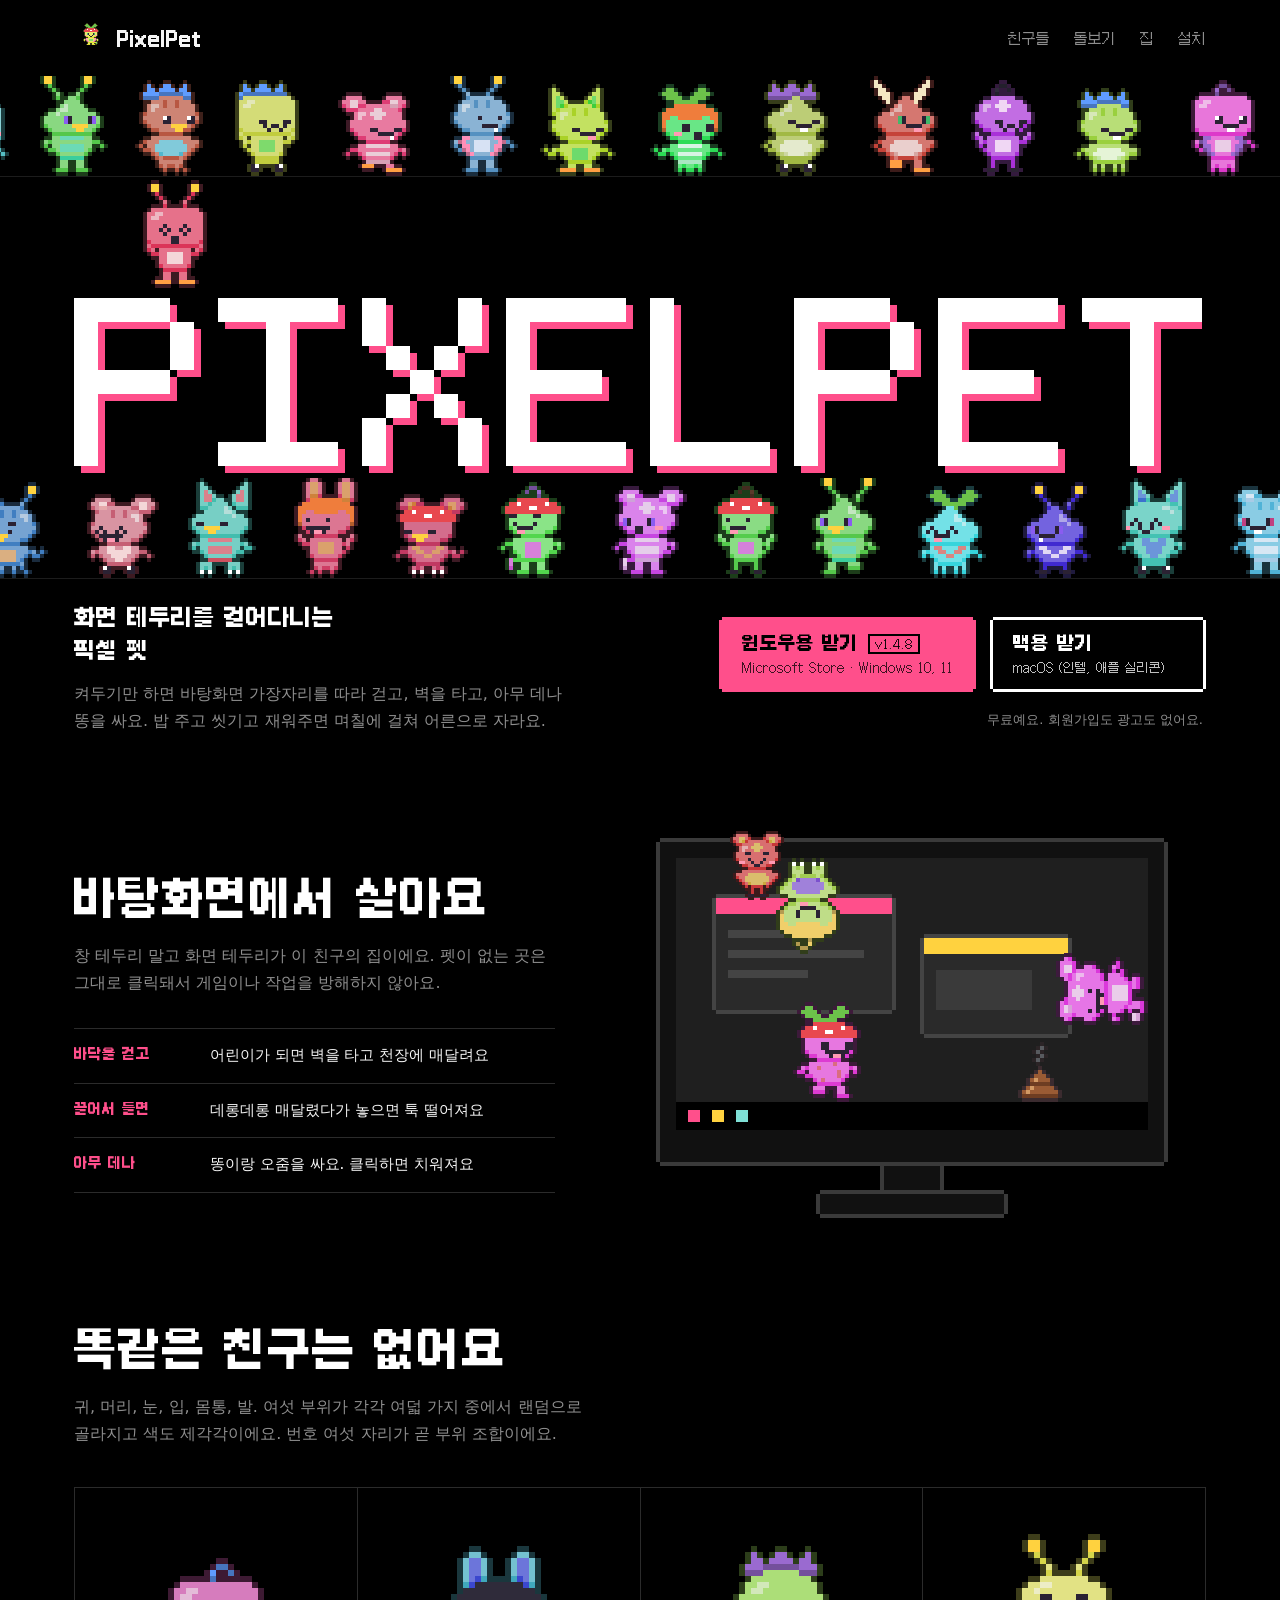
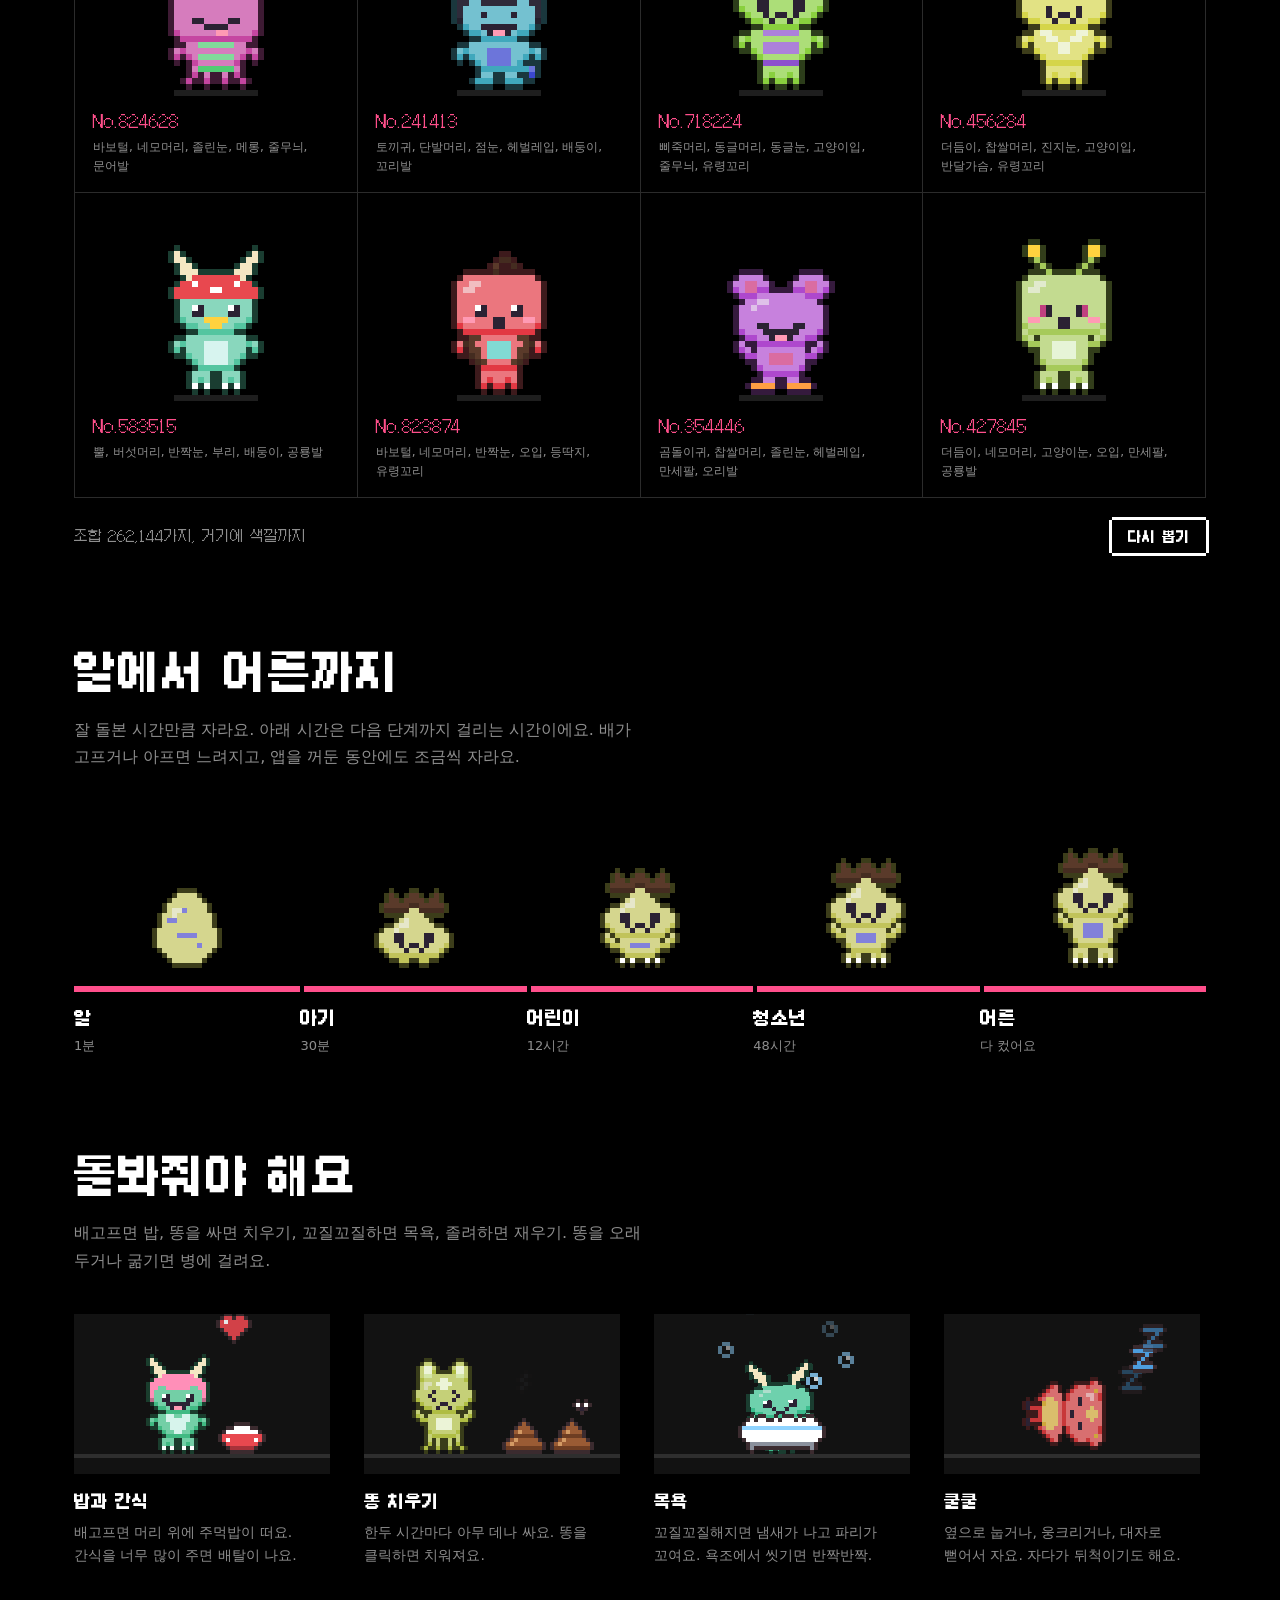
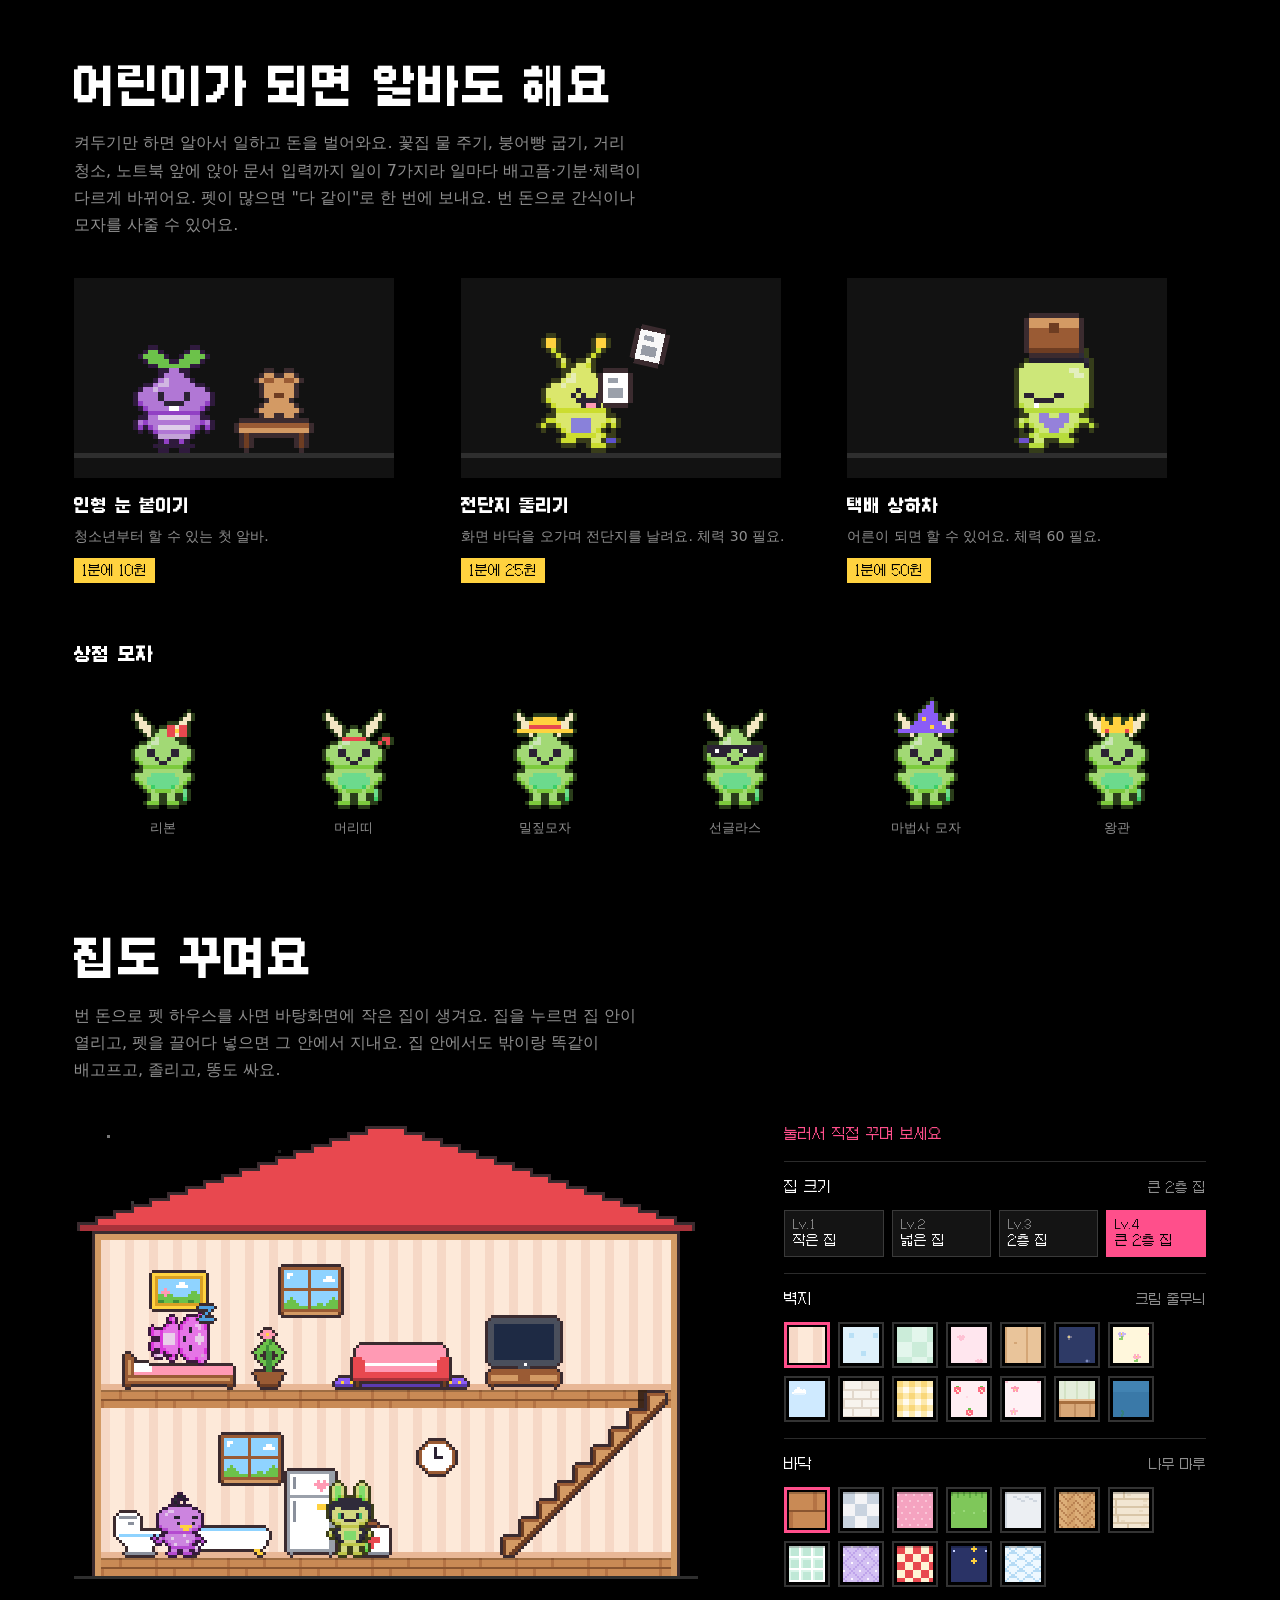
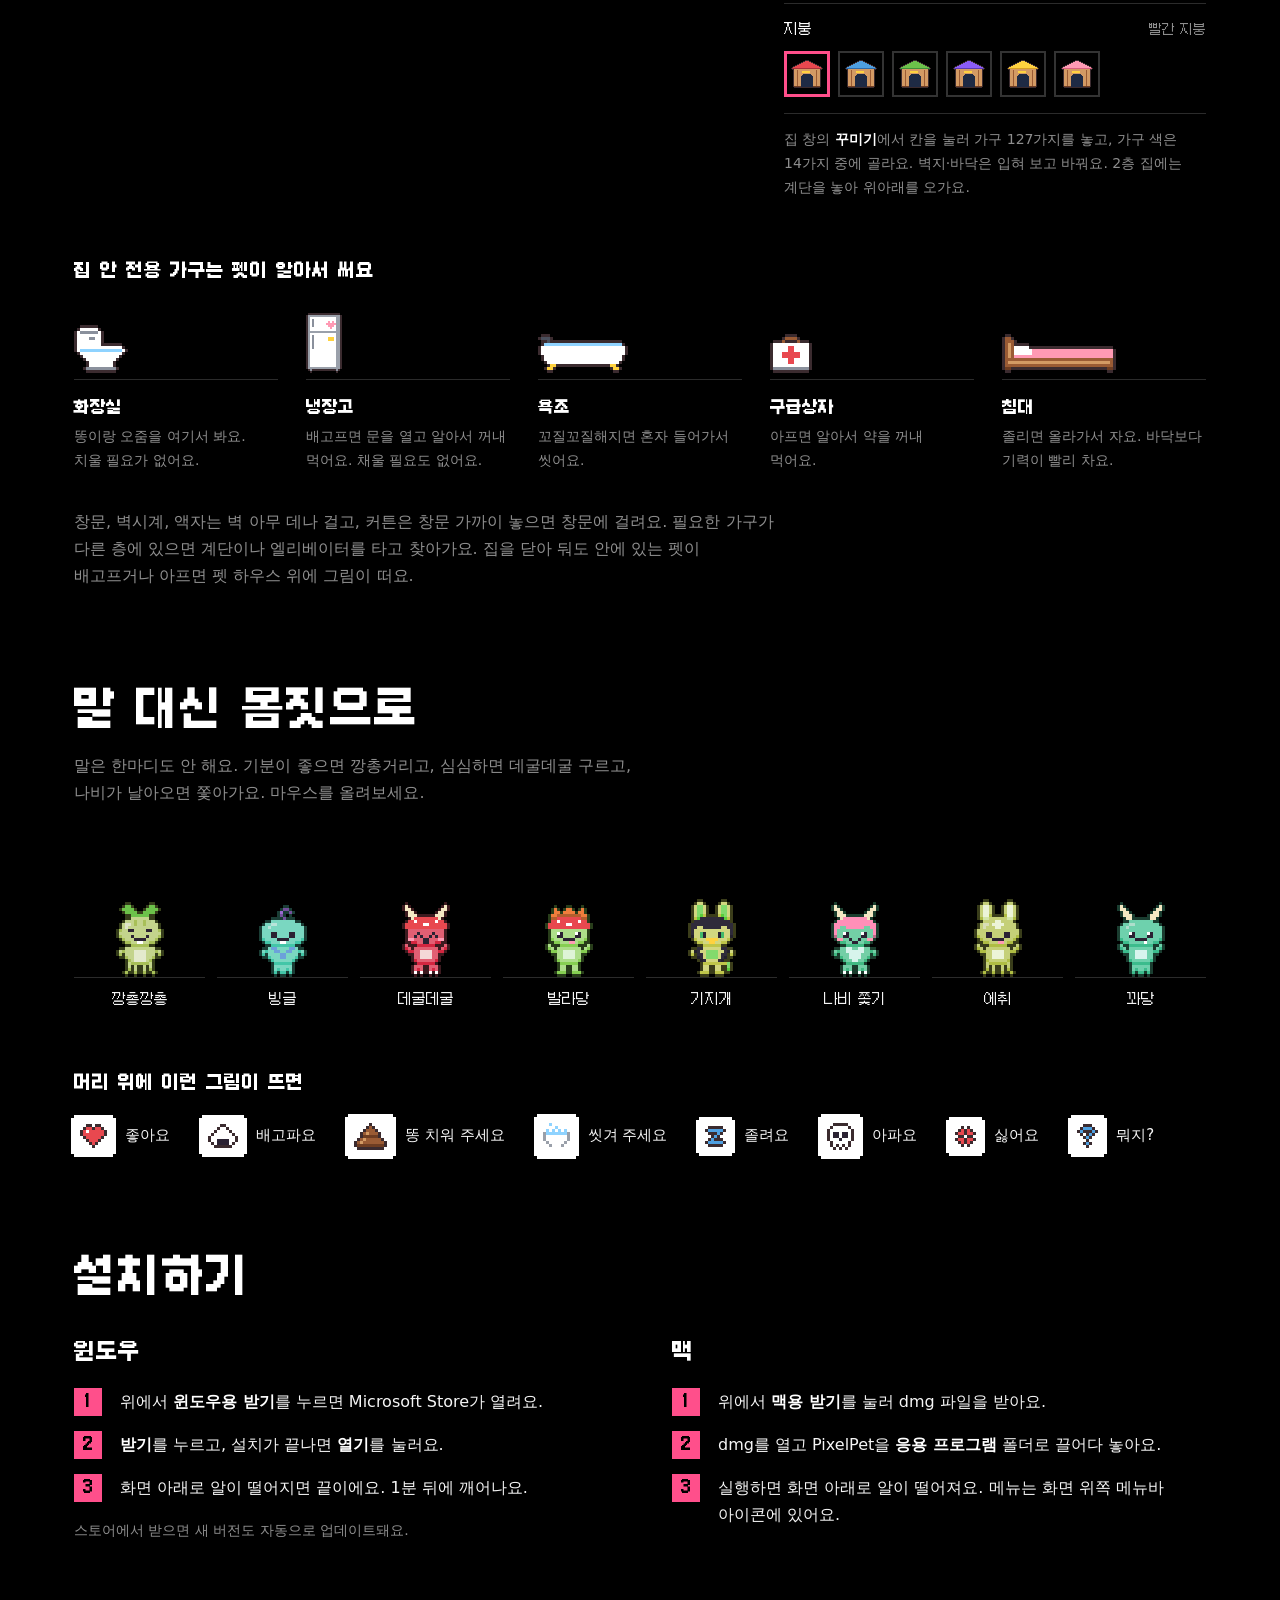
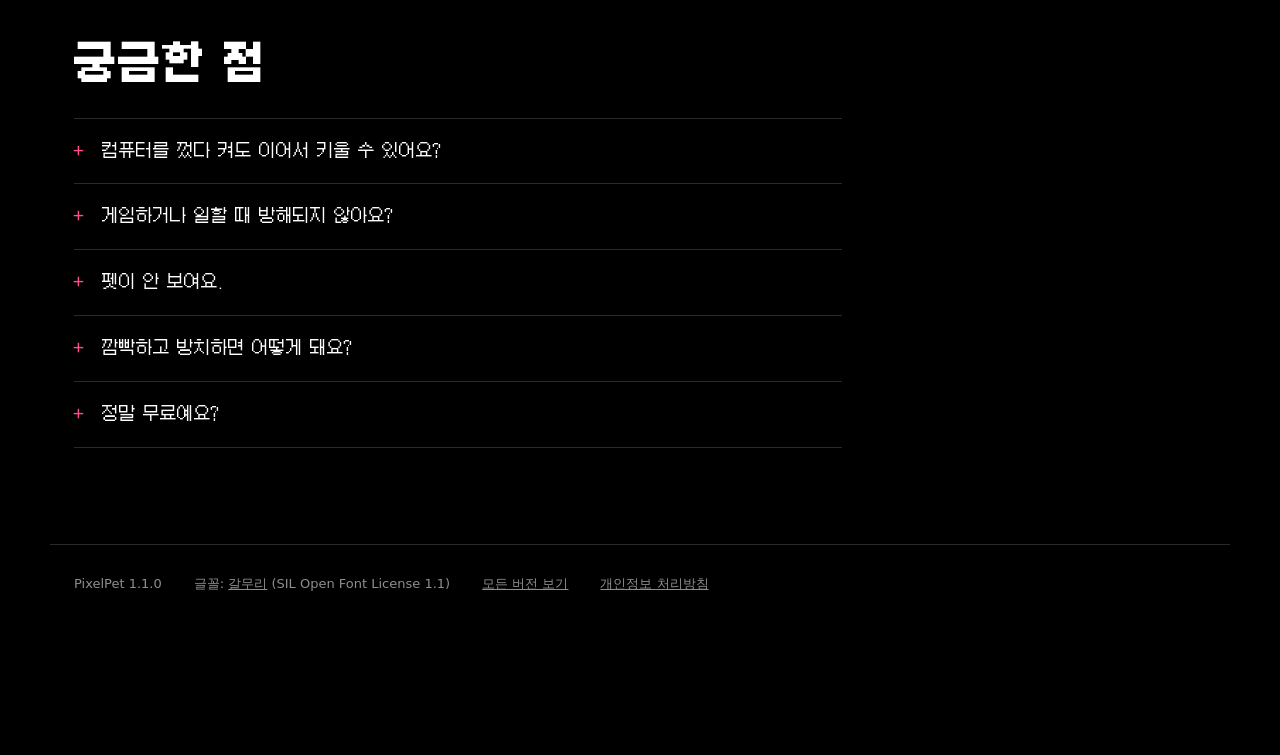
<file: index.html>
<!doctype html>
<html lang="ko">
<head>
<meta charset="utf-8">
<meta name="viewport" content="width=device-width, initial-scale=1">
<title>PixelPet: 화면 테두리를 걸어다니는 픽셀 펫</title>
<meta name="description" content="바탕화면 가장자리를 걸어다니는 작은 픽셀 펫. 밥 주고, 똥 치우고, 씻기고, 재우면 며칠에 걸쳐 어른으로 자라요. 윈도우와 맥에서 무료.">
<meta property="og:title" content="PixelPet: 화면 테두리를 걸어다니는 픽셀 펫">
<meta property="og:description" content="바탕화면 가장자리를 걸어다니는 작은 픽셀 펫. 윈도우와 맥에서 무료.">
<meta property="og:image" content="https://dev2lgb.github.io/pixelpet-download/og.png">
<meta property="og:type" content="website">
<meta name="theme-color" content="#000000">
<link rel="icon" type="image/png" href="favicon.png">
<link rel="stylesheet" href="style.css">
</head>
<body>

<header class="top">
  <a class="brand" href="#"><canvas class="brand-pet" aria-hidden="true"></canvas>PixelPet</a>
  <nav class="top-nav" aria-label="바로가기">
    <a href="#friends">친구들</a>
    <a href="#care">돌보기</a>
    <a href="#home">집</a>
    <a href="#install">설치</a>
  </nav>
</header>

<main>
  <section class="hero">
    <canvas class="parade" id="parade-a" aria-hidden="true"></canvas>
    <div class="mark-wrap">
      <h1 class="sr">PixelPet</h1>
      <canvas id="mark" role="img" aria-label="PIXELPET 글자 위를 걸어다니는 펫"></canvas>
    </div>
    <canvas class="parade" id="parade-b" aria-hidden="true"></canvas>
    <div class="hero-row">
      <div class="hero-copy">
        <p class="hero-sub">화면 테두리를 걸어다니는<br>픽셀 펫</p>
        <p class="hero-lead">켜두기만 하면 바탕화면 가장자리를 따라 걷고, 벽을 타고, 아무 데나 똥을 싸요. 밥 주고 씻기고 재워주면 며칠에 걸쳐 어른으로 자라요.</p>
      </div>
      <div class="dl" id="download">
        <a class="pbtn pink" id="dl-win" href="https://apps.microsoft.com/detail/9P7TRJ3P1TRG?hl=ko-KR&amp;gl=KR">
          <span class="pbtn-main">윈도우용 받기<span class="pbtn-ver" id="dl-win-ver"></span></span>
          <span class="pbtn-sub">Microsoft Store · Windows 10, 11</span>
        </a>
        <a class="pbtn line" id="dl-mac" href="https://github.com/Dev2lgb/pixelpet-download/releases/latest">
          <span class="pbtn-main">맥용 받기<span class="pbtn-ver" id="dl-mac-ver"></span></span>
          <span class="pbtn-sub" id="dl-mac-sub">macOS (인텔, 애플 실리콘)</span>
        </a>
        <p class="hero-note">무료예요. 회원가입도 광고도 없어요.</p>
      </div>
    </div>
  </section>

  <section class="sec life">
    <div class="life-grid">
      <div>
        <h2>바탕화면에서 살아요</h2>
        <p class="lead">창 테두리 말고 화면 테두리가 이 친구의 집이에요. 펫이 없는 곳은 그대로 클릭돼서 게임이나 작업을 방해하지 않아요.</p>
        <ul class="facts">
          <li><b>바닥을 걷고</b><span>어린이가 되면 벽을 타고 천장에 매달려요</span></li>
          <li><b>끌어서 들면</b><span>데롱데롱 매달렸다가 놓으면 툭 떨어져요</span></li>
          <li><b>아무 데나</b><span>똥이랑 오줌을 싸요. 클릭하면 치워져요</span></li>
        </ul>
      </div>
      <figure class="monitor"><canvas id="monitor" role="img" aria-label="모니터 바닥을 걷고, 벽을 타고, 천장에 매달린 픽셀 펫들"></canvas></figure>
    </div>
  </section>

  <section class="sec" id="friends">
    <div class="sec-head">
      <h2>똑같은 친구는 없어요</h2>
      <p class="lead">귀, 머리, 눈, 입, 몸통, 발. 여섯 부위가 각각 여덟 가지 중에서 랜덤으로 골라지고 색도 제각각이에요. 번호 여섯 자리가 곧 부위 조합이에요.</p>
    </div>
    <div class="look" id="gacha" role="list"></div>
    <div class="look-foot">
      <p class="count">조합 262,144가지, 거기에 색깔까지</p>
      <button class="pbtn line small" id="reroll" type="button"><span class="pbtn-main">다시 뽑기</span></button>
    </div>
  </section>

  <section class="sec">
    <div class="sec-head">
      <h2>알에서 어른까지</h2>
      <p class="lead">잘 돌본 시간만큼 자라요. 아래 시간은 다음 단계까지 걸리는 시간이에요. 배가 고프거나 아프면 느려지고, 앱을 꺼둔 동안에도 조금씩 자라요.</p>
    </div>
    <ol class="evo" id="evo"></ol>
  </section>

  <section class="sec" id="care">
    <div class="sec-head">
      <h2>돌봐줘야 해요</h2>
      <p class="lead">배고프면 밥, 똥을 싸면 치우기, 꼬질꼬질하면 목욕, 졸려하면 재우기. 똥을 오래 두거나 굶기면 병에 걸려요.</p>
    </div>
    <div class="tiles" id="care-tiles"></div>
  </section>

  <section class="sec">
    <div class="sec-head">
      <h2>어린이가 되면 알바도 해요</h2>
      <p class="lead">켜두기만 하면 알아서 일하고 돈을 벌어와요. 꽃집 물 주기, 붕어빵 굽기, 거리 청소, 노트북 앞에 앉아 문서 입력까지 일이 7가지라 일마다 배고픔·기분·체력이 다르게 바뀌어요. 펫이 많으면 "다 같이"로 한 번에 보내요. 번 돈으로 간식이나 모자를 사줄 수 있어요.</p>
    </div>
    <div class="tiles three" id="job-tiles"></div>
    <h3 class="sub-h">상점 모자</h3>
    <ul class="hats" id="hats"></ul>
  </section>

  <section class="sec" id="home">
    <div class="sec-head">
      <h2>집도 꾸며요</h2>
      <p class="lead">번 돈으로 펫 하우스를 사면 바탕화면에 작은 집이 생겨요. 집을 누르면 집 안이 열리고, 펫을 끌어다 넣으면 그 안에서 지내요. 집 안에서도 밖이랑 똑같이 배고프고, 졸리고, 똥도 싸요.</p>
    </div>
    <div class="home-grid">
      <figure class="home-scene"><canvas id="house" role="img" aria-label="2층 집 안에서 펫들이 밥을 먹고, 계단을 오르고, 침대에서 자는 모습"></canvas></figure>
      <div class="deco" id="deco">
        <p class="deco-hint">눌러서 직접 꾸며 보세요</p>
        <div class="deco-row">
          <p class="deco-k" id="deco-k-level">집 크기 <em id="deco-now-level"></em></p>
          <div class="deco-opts lvls" role="group" aria-labelledby="deco-k-level" data-k="level"></div>
        </div>
        <div class="deco-row">
          <p class="deco-k" id="deco-k-wall">벽지 <em id="deco-now-wall"></em></p>
          <div class="deco-opts" role="group" aria-labelledby="deco-k-wall" data-k="wall"></div>
        </div>
        <div class="deco-row">
          <p class="deco-k" id="deco-k-floor">바닥 <em id="deco-now-floor"></em></p>
          <div class="deco-opts" role="group" aria-labelledby="deco-k-floor" data-k="floor"></div>
        </div>
        <div class="deco-row">
          <p class="deco-k" id="deco-k-roof">지붕 <em id="deco-now-roof"></em></p>
          <div class="deco-opts" role="group" aria-labelledby="deco-k-roof" data-k="roof"></div>
        </div>
        <p class="deco-foot">집 창의 <b>꾸미기</b>에서 칸을 눌러 가구 127가지를 놓고, 가구 색은 14가지 중에 골라요. 벽지·바닥은 입혀 보고 바꿔요. 2층 집에는 계단을 놓아 위아래를 오가요.</p>
      </div>
    </div>
    <h3 class="sub-h">집 안 전용 가구는 펫이 알아서 써요</h3>
    <ul class="autos" id="autos"></ul>
    <p class="home-note">창문, 벽시계, 액자는 벽 아무 데나 걸고, 커튼은 창문 가까이 놓으면 창문에 걸려요. 필요한 가구가 다른 층에 있으면 계단이나 엘리베이터를 타고 찾아가요. 집을 닫아 둬도 안에 있는 펫이 배고프거나 아프면 펫 하우스 위에 그림이 떠요.</p>
  </section>

  <section class="sec">
    <div class="sec-head">
      <h2>말 대신 몸짓으로</h2>
      <p class="lead">말은 한마디도 안 해요. 기분이 좋으면 깡총거리고, 심심하면 데굴데굴 구르고, 나비가 날아오면 쫓아가요. 마우스를 올려보세요.</p>
    </div>
    <ul class="moves" id="moves"></ul>
    <h3 class="sub-h">머리 위에 이런 그림이 뜨면</h3>
    <ul class="emotes" id="emotes"></ul>
  </section>

  <section class="sec" id="install">
    <div class="sec-head"><h2>설치하기</h2></div>
    <div class="install">
      <div class="os">
        <h3>윈도우</h3>
        <ol class="steps">
          <li>위에서 <b>윈도우용 받기</b>를 누르면 Microsoft Store가 열려요.</li>
          <li><b>받기</b>를 누르고, 설치가 끝나면 <b>열기</b>를 눌러요.</li>
          <li>화면 아래로 알이 떨어지면 끝이에요. 1분 뒤에 깨어나요.</li>
        </ol>
        <p class="os-note">스토어에서 받으면 새 버전도 자동으로 업데이트돼요.</p>
      </div>
      <div class="os">
        <h3>맥</h3>
        <ol class="steps">
          <li>위에서 <b>맥용 받기</b>를 눌러 dmg 파일을 받아요.</li>
          <li>dmg를 열고 PixelPet을 <b>응용 프로그램</b> 폴더로 끌어다 놓아요.</li>
          <li>실행하면 화면 아래로 알이 떨어져요. 메뉴는 화면 위쪽 메뉴바 아이콘에 있어요.</li>
        </ol>
      </div>
    </div>
  </section>

  <section class="sec">
    <div class="sec-head"><h2>궁금한 점</h2></div>
    <div class="faq">
      <details>
        <summary>컴퓨터를 껐다 켜도 이어서 키울 수 있어요?</summary>
        <p>네. 자동으로 저장돼서 다시 켜면 그대로 이어져요. 꺼둔 동안 시간이 흐른 만큼 배도 고파지고, 알바 중이었다면 돈도 벌어 와요.</p>
      </details>
      <details>
        <summary>게임하거나 일할 때 방해되지 않아요?</summary>
        <p>펫이 없는 곳을 클릭하면 그대로 아래 창이 눌려요. 펫이 거슬리면 트레이 아이콘에서 잠깐 숨기거나 크기를 줄일 수 있어요.</p>
      </details>
      <details>
        <summary>펫이 안 보여요.</summary>
        <p>트레이(맥은 메뉴바)의 펫 아이콘을 누르고 <b>펫 부르기</b>를 고르면 마우스 근처로 떨어져요.</p>
      </details>
      <details>
        <summary>깜빡하고 방치하면 어떻게 돼요?</summary>
        <p>컴퓨터를 안 쓰는 동안에는 천천히 배가 고파져서 잠깐 자리를 비워도 괜찮아요. 오래오래 돌보지 않으면 별나라로 떠나고 새 알이 찾아와요. 모아둔 돈과 모자는 남아요.</p>
      </details>
      <details>
        <summary>정말 무료예요?</summary>
        <p>네, 무료예요. 인터넷에 연결하지 않고, 어떤 정보도 모으지 않아요. 자세한 내용은 <a href="privacy.html">개인정보 처리방침</a>에 있어요.</p>
      </details>
    </div>
  </section>
</main>

<footer class="foot">
  <p>PixelPet <span id="ver">1.1.0</span></p>
  <p>글꼴: <a href="https://github.com/quiple/galmuri">갈무리</a> (SIL Open Font License 1.1)</p>
  <p><a href="https://github.com/Dev2lgb/pixelpet-download/releases">모든 버전 보기</a></p>
  <p><a href="privacy.html">개인정보 처리방침</a></p>
</footer>

<!-- 화면 맨 아래를 걸어다니는 펫 -->
<div class="walker">
  <canvas id="walk-cv" aria-hidden="true"></canvas>
  <button class="walk-hit" id="walk-hit" type="button" aria-label="펫 메뉴 열기" aria-expanded="false" aria-controls="pet-menu"></button>
  <div class="poops" id="poops"></div>
</div>
<div class="pet-menu hidden" id="pet-menu" role="dialog" aria-label="펫 돌보기">
  <div class="pm-head"><b id="pm-name"></b><span class="badge" id="pm-stage"></span></div>
  <div class="pm-stats" id="pm-stats"></div>
  <div class="pm-grid">
    <button type="button" data-act="eat"><canvas data-icon="meal"></canvas>밥</button>
    <button type="button" data-act="pet"><canvas data-icon="pet"></canvas>쓰다듬기</button>
    <button type="button" data-act="bath"><canvas data-icon="bath"></canvas>씻기기</button>
    <button type="button" data-act="sleep" id="pm-sleep"><canvas data-icon="sleep"></canvas>재우기</button>
    <button type="button" data-act="swap" class="wide"><canvas data-icon="egg"></canvas>다른 친구 부르기</button>
  </div>
</div>
<canvas id="cursor-fx" aria-hidden="true"></canvas>

<script src="pets.js"></script>
<script src="patterns.js"></script>
<script src="app.js"></script>
</body>
</html>
</file>
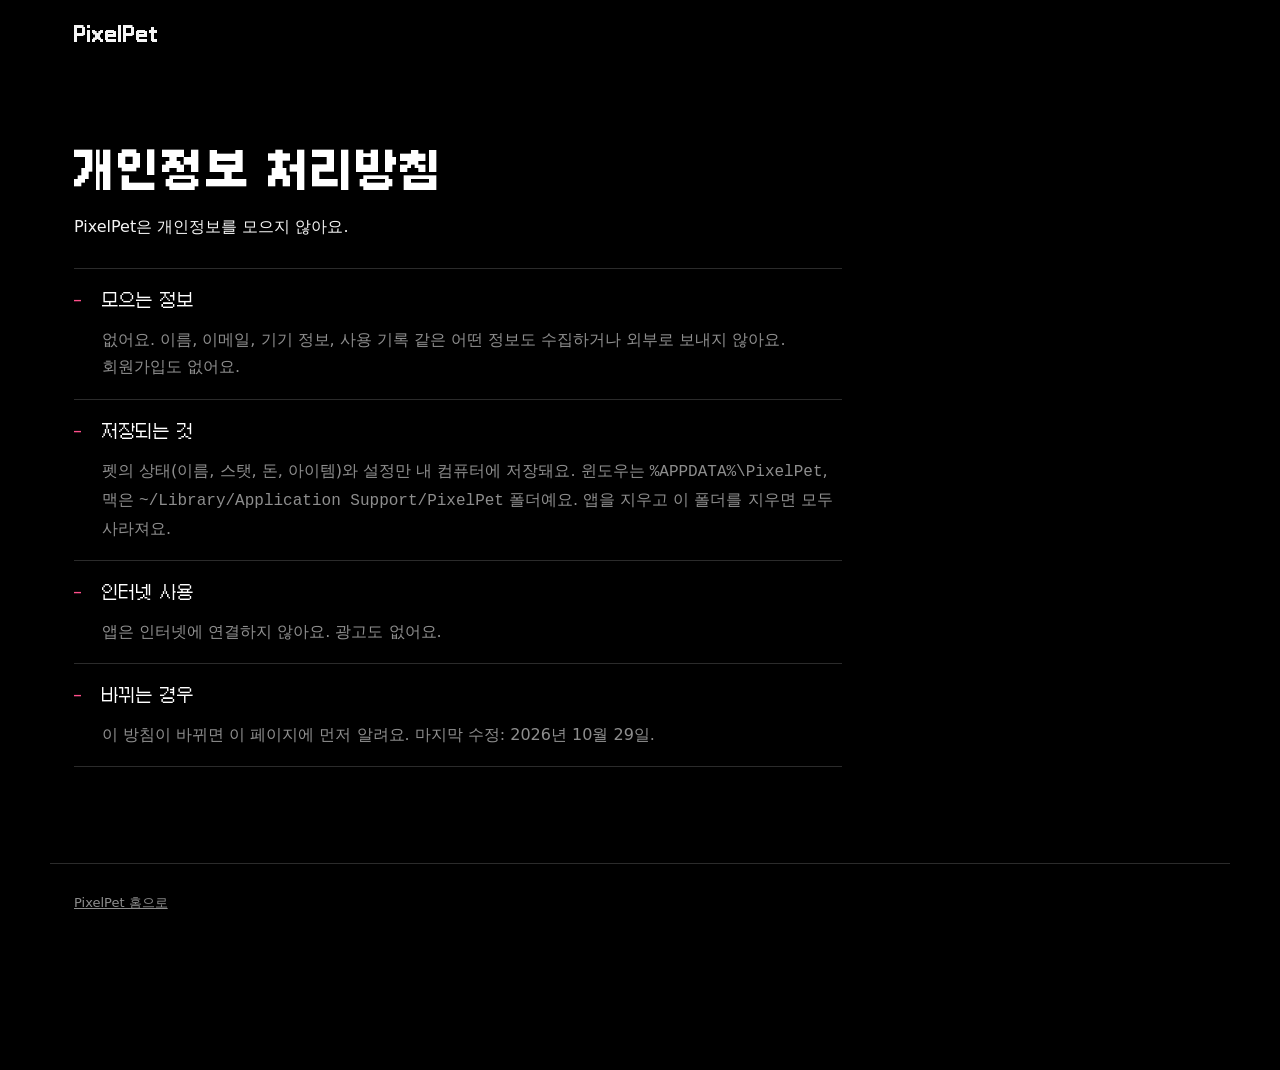
<file: privacy.html>
<!doctype html>
<html lang="ko">
<head>
<meta charset="utf-8">
<meta name="viewport" content="width=device-width, initial-scale=1">
<title>개인정보 처리방침 | PixelPet</title>
<link rel="icon" type="image/png" href="favicon.png">
<link rel="stylesheet" href="style.css">
</head>
<body>
<header class="top">
  <a class="brand" href="./">PixelPet</a>
</header>
<main>
  <section class="sec">
    <div class="pane">
      <div class="sec-head">
        <h2>개인정보 처리방침</h2>
        <p>PixelPet은 개인정보를 모으지 않아요.</p>
      </div>
      <div class="faq">
        <details open>
          <summary>모으는 정보</summary>
          <p>없어요. 이름, 이메일, 기기 정보, 사용 기록 같은 어떤 정보도 수집하거나 외부로 보내지 않아요. 회원가입도 없어요.</p>
        </details>
        <details open>
          <summary>저장되는 것</summary>
          <p>펫의 상태(이름, 스탯, 돈, 아이템)와 설정만 내 컴퓨터에 저장돼요. 윈도우는 <code>%APPDATA%\PixelPet</code>, 맥은 <code>~/Library/Application Support/PixelPet</code> 폴더예요. 앱을 지우고 이 폴더를 지우면 모두 사라져요.</p>
        </details>
        <details open>
          <summary>인터넷 사용</summary>
          <p>앱은 인터넷에 연결하지 않아요. 광고도 없어요.</p>
        </details>
        <details open>
          <summary>바뀌는 경우</summary>
          <p>이 방침이 바뀌면 이 페이지에 먼저 알려요. 마지막 수정: 2026년 10월 29일.</p>
        </details>
      </div>
    </div>
  </section>
</main>
<footer class="foot"><p><a href="./">PixelPet 홈으로</a></p></footer>
</body>
</html>
</file>
<file: style.css>
/* PixelPet 다운로드 페이지: 검정 바탕 + 핑크 포인트, 색은 펫들이 채운다 */
@font-face { font-family: 'Galmuri11'; src: url('fonts/Galmuri11.woff2') format('woff2'); font-weight: 400; font-display: swap; }
@font-face { font-family: 'Galmuri11'; src: url('fonts/Galmuri11-Bold.woff2') format('woff2'); font-weight: 700; font-display: swap; }

:root {
  --bg: #000;
  --fg: #f5f5f5;
  --mute: #8e8e8e;
  --rule: #2b2b2b;
  --pink: #ff4f8b;
  --coin: #ffd23f;
  --px: 3px;
  --pixel: 'Galmuri11', 'Malgun Gothic', 'Apple SD Gothic Neo', sans-serif;
  --text: 'Apple SD Gothic Neo', 'Malgun Gothic', 'Noto Sans KR', system-ui, sans-serif;
  --wrap: 1180px;
}

* { box-sizing: border-box; }
html { scroll-behavior: smooth; }
@media (prefers-reduced-motion: reduce) { html { scroll-behavior: auto; } }

body {
  margin: 0;
  background: var(--bg);
  color: var(--fg);
  font-family: var(--text);
  font-size: 16px;
  line-height: 1.7;
  word-break: keep-all;
  overflow-x: hidden;
  cursor: var(--cur, auto);
}
a, button, summary, .walk-hit, .poops button, #mark { cursor: var(--cur-hit, pointer); }
canvas { image-rendering: pixelated; image-rendering: crisp-edges; display: block; }
a { color: inherit; }
b { font-weight: 700; color: #fff; }
.hidden { display: none !important; }
.sr { position: absolute; width: 1px; height: 1px; overflow: hidden; clip: rect(0 0 0 0); white-space: nowrap; }
::selection { background: var(--pink); color: #000; }
:focus-visible { outline: 2px solid var(--pink); outline-offset: 4px; }

/* ───── 상단 ───── */
.top {
  max-width: var(--wrap); margin: 0 auto; padding: 20px 24px 0;
  display: flex; align-items: center; justify-content: space-between; gap: 16px;
  font-family: var(--pixel);
}
.brand { display: inline-flex; align-items: center; gap: 10px; font-size: 18px; font-weight: 700; text-decoration: none; }
.brand-pet { width: 33px; height: 33px; }
.top-nav { display: flex; gap: 24px; font-size: 14px; }
.top-nav a { text-decoration: none; color: var(--mute); padding: 8px 0; }
.top-nav a:hover { color: #fff; }

/* ───── 첫 화면 ───── */
.hero { padding: 16px 0 8px; }
.parade { width: 100%; height: 104px; }
.mark-wrap { max-width: var(--wrap); margin: 0 auto; padding: 0 24px; }
#mark { width: 100%; }
.hero-row {
  max-width: var(--wrap); margin: 20px auto 0; padding: 0 24px;
  display: grid; grid-template-columns: minmax(0, 1fr) auto; gap: 28px 64px; align-items: end;
}
.hero-sub { margin: 0; font-family: var(--pixel); font-weight: 700; font-size: 22px; line-height: 1.5; color: #fff; }
.hero-lead { margin: 12px 0 0; max-width: 32em; color: var(--mute); }
/* 윈도우·맥 버튼 두 칸, 안내 문구는 그 아래 한 줄 */
.dl { display: grid; grid-template-columns: auto auto; gap: 16px 20px; justify-content: end; padding: var(--px); }
.hero-note { grid-column: 1 / -1; }
.hero-note { margin: 4px 0 0; font-size: 13px; color: var(--mute); text-align: right; }

/* 픽셀 버튼: 모서리가 한 칸 깎인 테두리 */
.pbtn {
  display: inline-flex; flex-direction: column; align-items: flex-start; gap: 2px;
  padding: 12px 20px 11px; min-width: 210px;
  font-family: var(--pixel); text-decoration: none; border: 0; background: var(--bg); color: #fff;
  transition: transform .08s steps(2);
}
.pbtn-main { display: inline-flex; align-items: center; gap: 10px; font-size: 18px; font-weight: 700; line-height: 1.3; }
/* 버전 꼬리표 */
.pbtn-ver { font-size: 11px; font-weight: 400; line-height: 1; padding: 3px 5px 2px; border: 2px solid currentColor; }
.pbtn-ver:empty { display: none; }
.pbtn-sub { font-size: 12px; opacity: .75; }
.pbtn.pink {
  background: var(--pink); color: #000;
  box-shadow: calc(var(--px) * -1) 0 0 0 var(--pink), var(--px) 0 0 0 var(--pink), 0 calc(var(--px) * -1) 0 0 var(--pink), 0 var(--px) 0 0 var(--pink);
}
.pbtn.line { box-shadow: calc(var(--px) * -1) 0 0 0 #fff, var(--px) 0 0 0 #fff, 0 calc(var(--px) * -1) 0 0 #fff, 0 var(--px) 0 0 #fff; }
.pbtn:hover { transform: translate(-3px, -3px); }
.pbtn.pink:hover { box-shadow: calc(var(--px) * -1) 0 0 0 var(--pink), var(--px) 0 0 0 var(--pink), 0 calc(var(--px) * -1) 0 0 var(--pink), 0 var(--px) 0 0 var(--pink), 6px 6px 0 3px #fff; }
.pbtn.line:hover { color: #000; background: #fff; }
.pbtn:active { transform: translate(0, 0); }
.pbtn[aria-disabled="true"] { opacity: .45; transform: none; pointer-events: none; }
.pbtn.small { min-width: 0; padding: 8px 16px 7px; }
.pbtn.small .pbtn-main { font-size: 14px; }

/* ───── 섹션 공통 ───── */
.sec { max-width: var(--wrap); margin: 0 auto; padding: 96px 24px 0; }
.sec-head { max-width: 40em; }
h2 { margin: 0; font-family: var(--pixel); font-weight: 700; font-size: 44px; line-height: 1.15; color: #fff; }
.lead { margin: 16px 0 0; color: var(--mute); max-width: 36em; }
.sub-h { margin: 56px 0 18px; font-family: var(--pixel); font-size: 18px; font-weight: 700; color: #fff; }

/* 바탕화면 */
.life-grid { display: grid; grid-template-columns: minmax(0, .9fr) minmax(0, 1.1fr); gap: 40px 64px; align-items: center; }
.facts { list-style: none; margin: 32px 0 0; padding: 0; }
.facts li { display: grid; grid-template-columns: 7.5em 1fr; gap: 16px; padding: 14px 0; border-top: 1px solid var(--rule); }
.facts li:last-child { border-bottom: 1px solid var(--rule); }
.facts b { font-family: var(--pixel); font-size: 14px; color: var(--pink); }
.facts span { color: var(--fg); font-size: 15px; }
.monitor { margin: 0; }
.monitor canvas { margin: 0 auto; }

/* 룩북 */
.look {
  margin-top: 40px;
  display: grid; grid-template-columns: repeat(4, minmax(0, 1fr)); gap: 1px;
  background: var(--rule); border: 1px solid var(--rule);
}
.look .card { background: var(--bg); padding: 18px 18px 16px; display: flex; flex-direction: column; border: 0; color: inherit; text-align: left; font: inherit; }
.look .stage { height: 190px; display: flex; align-items: flex-end; justify-content: center; --s: 6; }
.look .no { margin-top: 14px; font-family: var(--pixel); font-size: 15px; color: var(--pink); }
.look .parts { margin-top: 2px; font-size: 12px; line-height: 1.6; color: var(--mute); }
.look-foot { display: flex; flex-wrap: wrap; align-items: center; justify-content: space-between; gap: 16px; margin-top: 22px; }
.count { margin: 0; font-family: var(--pixel); font-size: 14px; color: var(--mute); }

/* 성장 */
.evo { list-style: none; margin: 48px 0 0; padding: 0; display: grid; grid-template-columns: repeat(5, minmax(0, 1fr)); gap: 0; }
.evo li { display: flex; flex-direction: column; }
.evo .stand { --s: 5; height: 150px; display: flex; align-items: flex-end; justify-content: center; }
.evo .bar { margin-top: 18px; height: 6px; background: var(--pink); }
.evo li + li .bar { margin-left: 4px; }
.evo b { margin-top: 12px; font-family: var(--pixel); font-size: 18px; }
.evo span { font-size: 13px; color: var(--mute); }

/* 장면 */
.tiles { margin-top: 40px; display: grid; grid-template-columns: repeat(4, minmax(0, 1fr)); gap: 28px; }
.tiles.three { grid-template-columns: repeat(3, minmax(0, 1fr)); }
.tile canvas { margin: 0; max-width: 100%; }
.tile h3 { margin: 14px 0 0; font-family: var(--pixel); font-size: 17px; color: #fff; }
.tile p { margin: 4px 0 0; font-size: 14px; line-height: 1.65; color: var(--mute); }
.tile .pay { display: inline-block; margin-top: 10px; font-family: var(--pixel); font-size: 13px; color: #000; background: var(--coin); padding: 2px 8px 1px; }

.hats { list-style: none; margin: 0; padding: 0; display: grid; grid-template-columns: repeat(6, minmax(0, 1fr)); gap: 12px; }
.hats li { display: flex; flex-direction: column; align-items: center; gap: 8px; font-size: 13px; color: var(--mute); }
.hats .stand { --s: 4; height: 120px; display: flex; align-items: flex-end; }

/* 펫 하우스 */
.home-grid { margin-top: 40px; display: grid; grid-template-columns: minmax(0, 1.55fr) minmax(0, 1fr); gap: 40px 56px; align-items: start; }
.home-scene { margin: 0; }
.home-scene canvas { cursor: var(--cur-hit, pointer); }
.deco-hint { margin: 0 0 14px; font-family: var(--pixel); font-size: 14px; color: var(--pink); }
.deco-row { padding: 14px 0 16px; border-top: 1px solid var(--rule); }
.deco-k { margin: 0 0 10px; display: flex; align-items: baseline; justify-content: space-between; gap: 12px; font-family: var(--pixel); font-size: 14px; color: #fff; }
.deco-k em { font-style: normal; font-size: 13px; color: var(--mute); }
.deco-opts { display: flex; flex-wrap: wrap; gap: 8px; }
.sw { width: 46px; height: 46px; padding: 5px; border: 0; background: transparent; box-shadow: inset 0 0 0 2px #333; }
.sw canvas { width: 36px; height: 36px; }
.sw:hover { box-shadow: inset 0 0 0 2px #fff; }
.sw[aria-pressed="true"] { box-shadow: inset 0 0 0 3px var(--pink); }
.lvls { display: grid; grid-template-columns: repeat(4, minmax(0, 1fr)); }
.lvl {
  display: flex; flex-direction: column; align-items: flex-start; gap: 1px; padding: 7px 8px 6px;
  font-family: var(--pixel); font-size: 13px; line-height: 1.3; text-align: left; color: #fff; background: #141414; border: 1px solid #3a3a3a;
}
.lvl small { font-size: 11px; color: var(--mute); }
.lvl:hover { border-color: #fff; }
.lvl[aria-pressed="true"] { background: var(--pink); border-color: var(--pink); color: #000; }
.lvl[aria-pressed="true"] small { color: #000; }
.deco-foot { margin: 0; padding-top: 14px; border-top: 1px solid var(--rule); font-size: 14px; color: var(--mute); }
.autos { list-style: none; margin: 0; padding: 0; display: grid; grid-template-columns: repeat(5, minmax(0, 1fr)); gap: 28px; }
.autos li { display: flex; flex-direction: column; }
.autos .stand { height: 76px; display: flex; align-items: flex-end; padding-bottom: 6px; border-bottom: 1px solid var(--rule); }
.autos h3 { margin: 14px 0 0; font-family: var(--pixel); font-size: 16px; color: #fff; }
.autos p { margin: 4px 0 0; font-size: 14px; line-height: 1.65; color: var(--mute); }
.home-note { margin: 36px 0 0; max-width: 44em; color: var(--mute); }

/* 몸짓 */
.moves { list-style: none; margin: 40px 0 0; padding: 0; display: grid; grid-template-columns: repeat(8, minmax(0, 1fr)); gap: 12px; }
.moves li { display: flex; flex-direction: column; align-items: center; gap: 10px; }
.moves button {
  --s: 3; width: 100%; height: 132px; border: 0; padding: 0; background: transparent;
  display: flex; align-items: flex-end; justify-content: center;
  border-bottom: 1px solid var(--rule);
}
.moves button:hover { border-bottom-color: var(--pink); }
.moves span { font-family: var(--pixel); font-size: 14px; }

.emotes { list-style: none; margin: 0; padding: 0; display: flex; flex-wrap: wrap; gap: 16px 32px; }
.emotes li { display: flex; align-items: center; gap: 12px; font-size: 15px; }
.emotes .bub { background: #fff; padding: 6px; box-shadow: -3px 0 0 0 #fff, 3px 0 0 0 #fff, 0 -3px 0 0 #fff, 0 3px 0 0 #fff; }

/* 설치 */
.install { margin-top: 32px; display: grid; grid-template-columns: repeat(2, minmax(0, 1fr)); gap: 40px 64px; }
.os h3 { margin: 0; font-family: var(--pixel); font-size: 22px; color: #fff; }
.steps { margin: 16px 0 0; padding: 0; list-style: none; counter-reset: s; }
.steps li { counter-increment: s; position: relative; padding-left: 46px; margin-top: 16px; max-width: 34em; }
.steps li::before {
  content: counter(s); position: absolute; left: 0; top: 0;
  width: 28px; height: 28px; display: grid; place-items: center;
  font-family: var(--pixel); font-size: 15px; font-weight: 700; color: #000; background: var(--pink);
}
.os-note { margin: 18px 0 0; font-size: 14px; color: var(--mute); }

/* 질문 */
.faq { margin-top: 28px; max-width: 48em; }
.faq details { border-top: 1px solid var(--rule); padding: 18px 0; }
.faq details:last-child { border-bottom: 1px solid var(--rule); }
.faq summary { font-family: var(--pixel); font-size: 17px; list-style: none; display: flex; gap: 14px; align-items: baseline; color: #fff; }
.faq summary::-webkit-details-marker { display: none; }
.faq summary::before { content: '+'; color: var(--pink); width: 14px; flex: none; }
.faq details[open] summary::before { content: '-'; }
.faq p { margin: 10px 0 0 28px; color: var(--mute); }

.foot {
  max-width: var(--wrap); margin: 96px auto 0; padding: 28px 24px 160px;
  border-top: 1px solid var(--rule);
  font-size: 13px; color: var(--mute);
  display: flex; flex-wrap: wrap; gap: 6px 32px;
}
.foot p { margin: 0; }

/* ───── 화면 맨 아래 펫 ───── */
.walker { position: fixed; left: 0; right: 0; bottom: 0; height: 200px; pointer-events: none; z-index: 40; }
#walk-cv { position: absolute; left: 0; bottom: 0; width: 100%; height: 100%; }
.walk-hit { position: absolute; pointer-events: auto; background: transparent; border: 0; padding: 0; width: 10px; height: 10px; left: -100px; bottom: 0; }
.poops button { position: absolute; bottom: 0; pointer-events: auto; background: transparent; border: 0; padding: 0; }

.pet-menu {
  position: fixed; z-index: 50; width: 236px; padding: 12px;
  background: #000; color: #fff; font-family: var(--pixel); font-size: 12px;
  box-shadow: -2px 0 0 0 #fff, 2px 0 0 0 #fff, 0 -2px 0 0 #fff, 0 2px 0 0 #fff, 8px 8px 0 2px var(--pink);
}
.pm-head { display: flex; align-items: center; gap: 8px; font-size: 13px; padding-bottom: 8px; border-bottom: 1px solid var(--rule); }
.badge { background: var(--pink); color: #000; padding: 1px 6px 0; font-size: 11px; }
.pm-stats { display: grid; grid-template-columns: 40px 1fr; gap: 5px 8px; align-items: center; margin: 10px 0 12px; color: var(--mute); }
.pm-stats .bar { height: 8px; background: #222; position: relative; overflow: hidden; }
.pm-stats .bar i { position: absolute; left: 0; top: 0; bottom: 0; transition: width .4s steps(8); }
.pm-grid { display: grid; grid-template-columns: repeat(2, 1fr); gap: 6px; }
.pm-grid button {
  display: flex; align-items: center; gap: 6px; padding: 7px 6px 6px;
  font-family: var(--pixel); font-size: 12px; color: #fff; background: #141414; border: 1px solid #3a3a3a;
}
.pm-grid button:hover { background: var(--pink); color: #000; border-color: var(--pink); }
.pm-grid button.wide { grid-column: 1 / -1; }
.pm-grid canvas { width: 18px; height: 18px; }

#cursor-fx { position: fixed; inset: 0; width: 100%; height: 100%; pointer-events: none; z-index: 60; }

/* ───── 좁은 화면 ───── */
@media (max-width: 960px) {
  .hero-row { grid-template-columns: 1fr; }
  .dl { justify-content: start; }
  .hero-note { text-align: left; }
  .life-grid { grid-template-columns: 1fr; }
  .look { grid-template-columns: repeat(3, minmax(0, 1fr)); }
  .tiles { grid-template-columns: repeat(2, minmax(0, 1fr)); }
  .moves { grid-template-columns: repeat(4, minmax(0, 1fr)); }
  .hats { grid-template-columns: repeat(3, minmax(0, 1fr)); }
  .home-grid { grid-template-columns: 1fr; }
  .autos { grid-template-columns: repeat(3, minmax(0, 1fr)); }
}
@media (max-width: 640px) {
  .top { padding: 16px 16px 0; }
  .top-nav { gap: 16px; }
  .parade { height: 84px; }
  .mark-wrap, .hero-row { padding: 0 16px; }
  .hero-sub { font-size: 18px; }
  .pbtn { min-width: 0; width: 100%; }
  .dl { grid-template-columns: 1fr; }
  .sec { padding: 72px 16px 0; }
  h2 { font-size: 30px; }
  .look { grid-template-columns: repeat(2, minmax(0, 1fr)); }
  .look .stage { --s: 4; height: 130px; }
  .look .card { padding: 14px 12px; }
  .evo .stand { --s: 2; height: 70px; }
  .evo b { font-size: 13px; }
  .evo span { font-size: 11px; line-height: 1.4; word-break: normal; overflow-wrap: anywhere; padding-right: 4px; }
  .evo b { padding-right: 4px; }
  .tiles, .tiles.three { grid-template-columns: 1fr; }
  .install { grid-template-columns: 1fr; }
  .autos { grid-template-columns: repeat(2, minmax(0, 1fr)); gap: 24px 16px; }
  .lvls { grid-template-columns: repeat(2, minmax(0, 1fr)); }
  .sw { width: 42px; height: 42px; padding: 4px; }
  .sw canvas { width: 34px; height: 34px; }
  .facts li { grid-template-columns: 1fr; gap: 2px; }
  .walker { height: 160px; }
  .foot { padding-bottom: 130px; }
}
</file>
